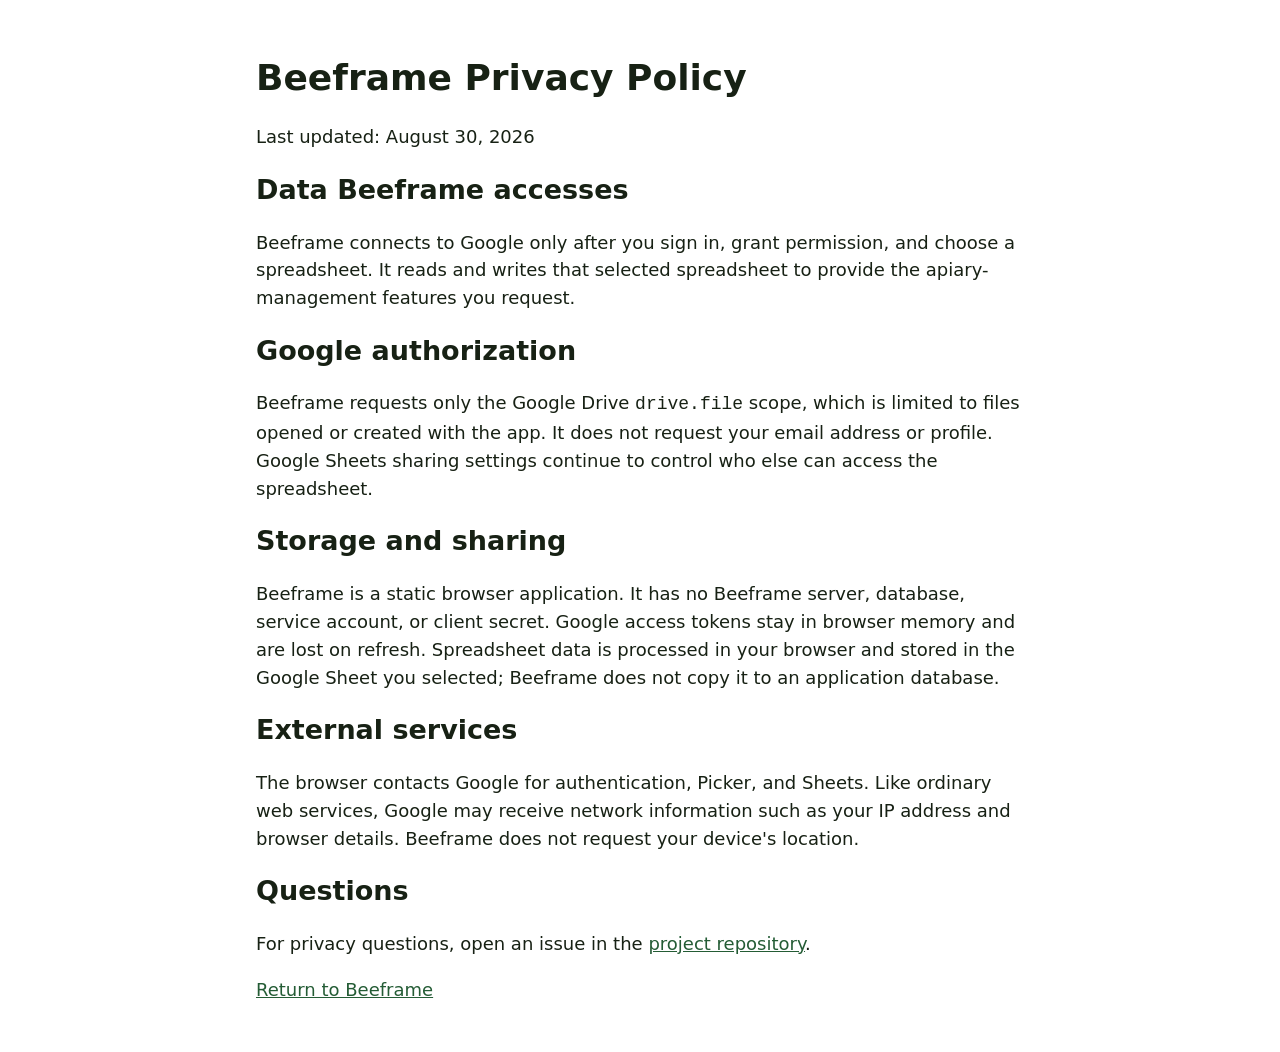
<file: privacy.html>
<!doctype html>
<html lang="en">
  <head>
    <meta charset="utf-8" />
    <meta name="viewport" content="width=device-width, initial-scale=1" />
    <title>Beeframe Privacy Policy</title>
    <style>
      body { color: #172114; font: 18px/1.55 system-ui, sans-serif; margin: 0 auto; max-width: 48rem; padding: 2rem 1.25rem; }
      h1, h2 { line-height: 1.2; }
      a { color: #245c35; }
    </style>
  </head>
  <body>
    <main>
      <h1>Beeframe Privacy Policy</h1>
      <p>Last updated: August 30, 2026</p>

      <h2>Data Beeframe accesses</h2>
      <p>
        Beeframe connects to Google only after you sign in, grant permission,
        and choose a spreadsheet. It reads and writes that selected spreadsheet
        to provide the apiary-management features you request.
      </p>

      <h2>Google authorization</h2>
      <p>
        Beeframe requests only the Google Drive <code>drive.file</code> scope,
        which is limited to files opened or created with the app. It does not
        request your email address or profile. Google Sheets sharing settings
        continue to control who else can access the spreadsheet.
      </p>

      <h2>Storage and sharing</h2>
      <p>
        Beeframe is a static browser application. It has no Beeframe server,
        database, service account, or client secret. Google access tokens stay
        in browser memory and are lost on refresh. Spreadsheet
        data is processed in your browser and stored in the Google Sheet you
        selected; Beeframe does not copy it to an application database.
      </p>

      <h2>External services</h2>
      <p>
        The browser contacts Google for authentication, Picker, and Sheets.
        Like ordinary web services, Google may receive network information such
        as your IP address and browser details. Beeframe does not request your
        device's location.
      </p>

      <h2>Questions</h2>
      <p>
        For privacy questions, open an issue in the
        <a href="https://github.com/hedonical/beeframe/issues">project repository</a>.
      </p>
      <p><a href="./">Return to Beeframe</a></p>
    </main>
  </body>
</html>
</file>
